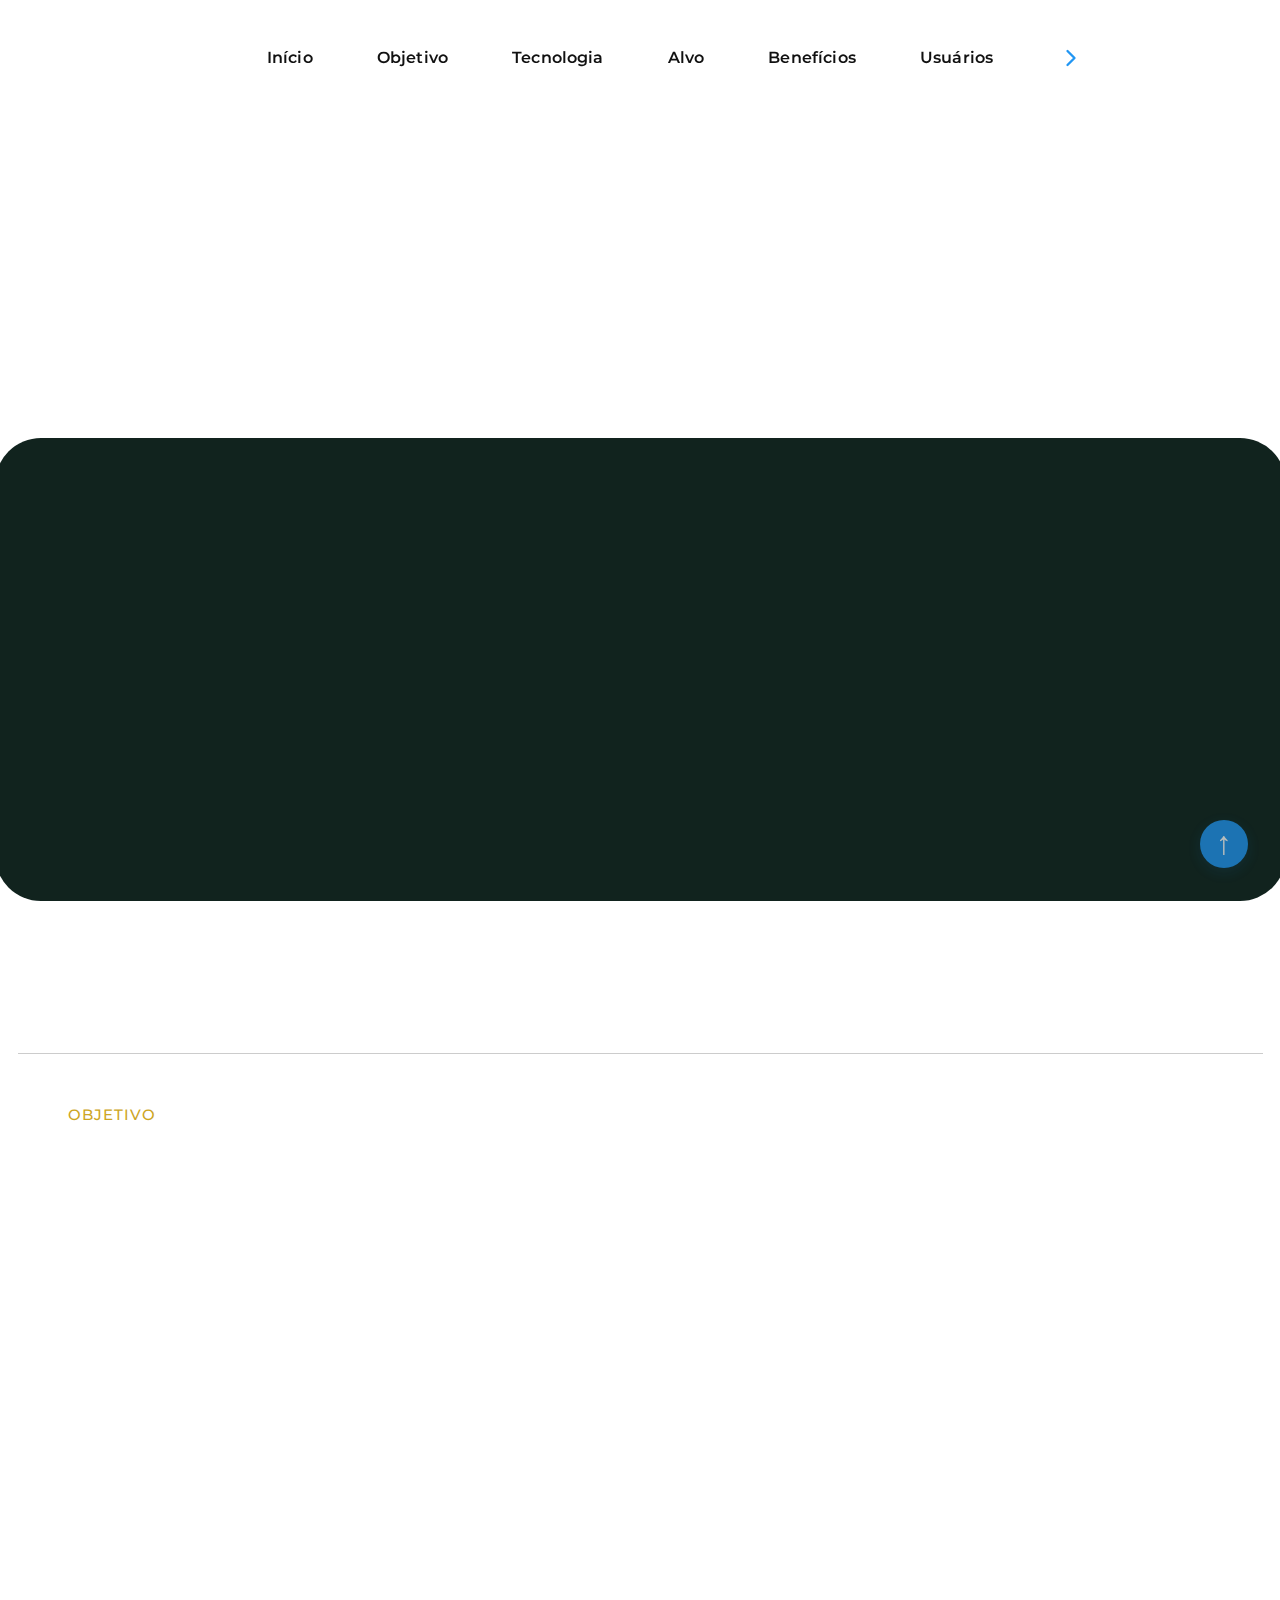
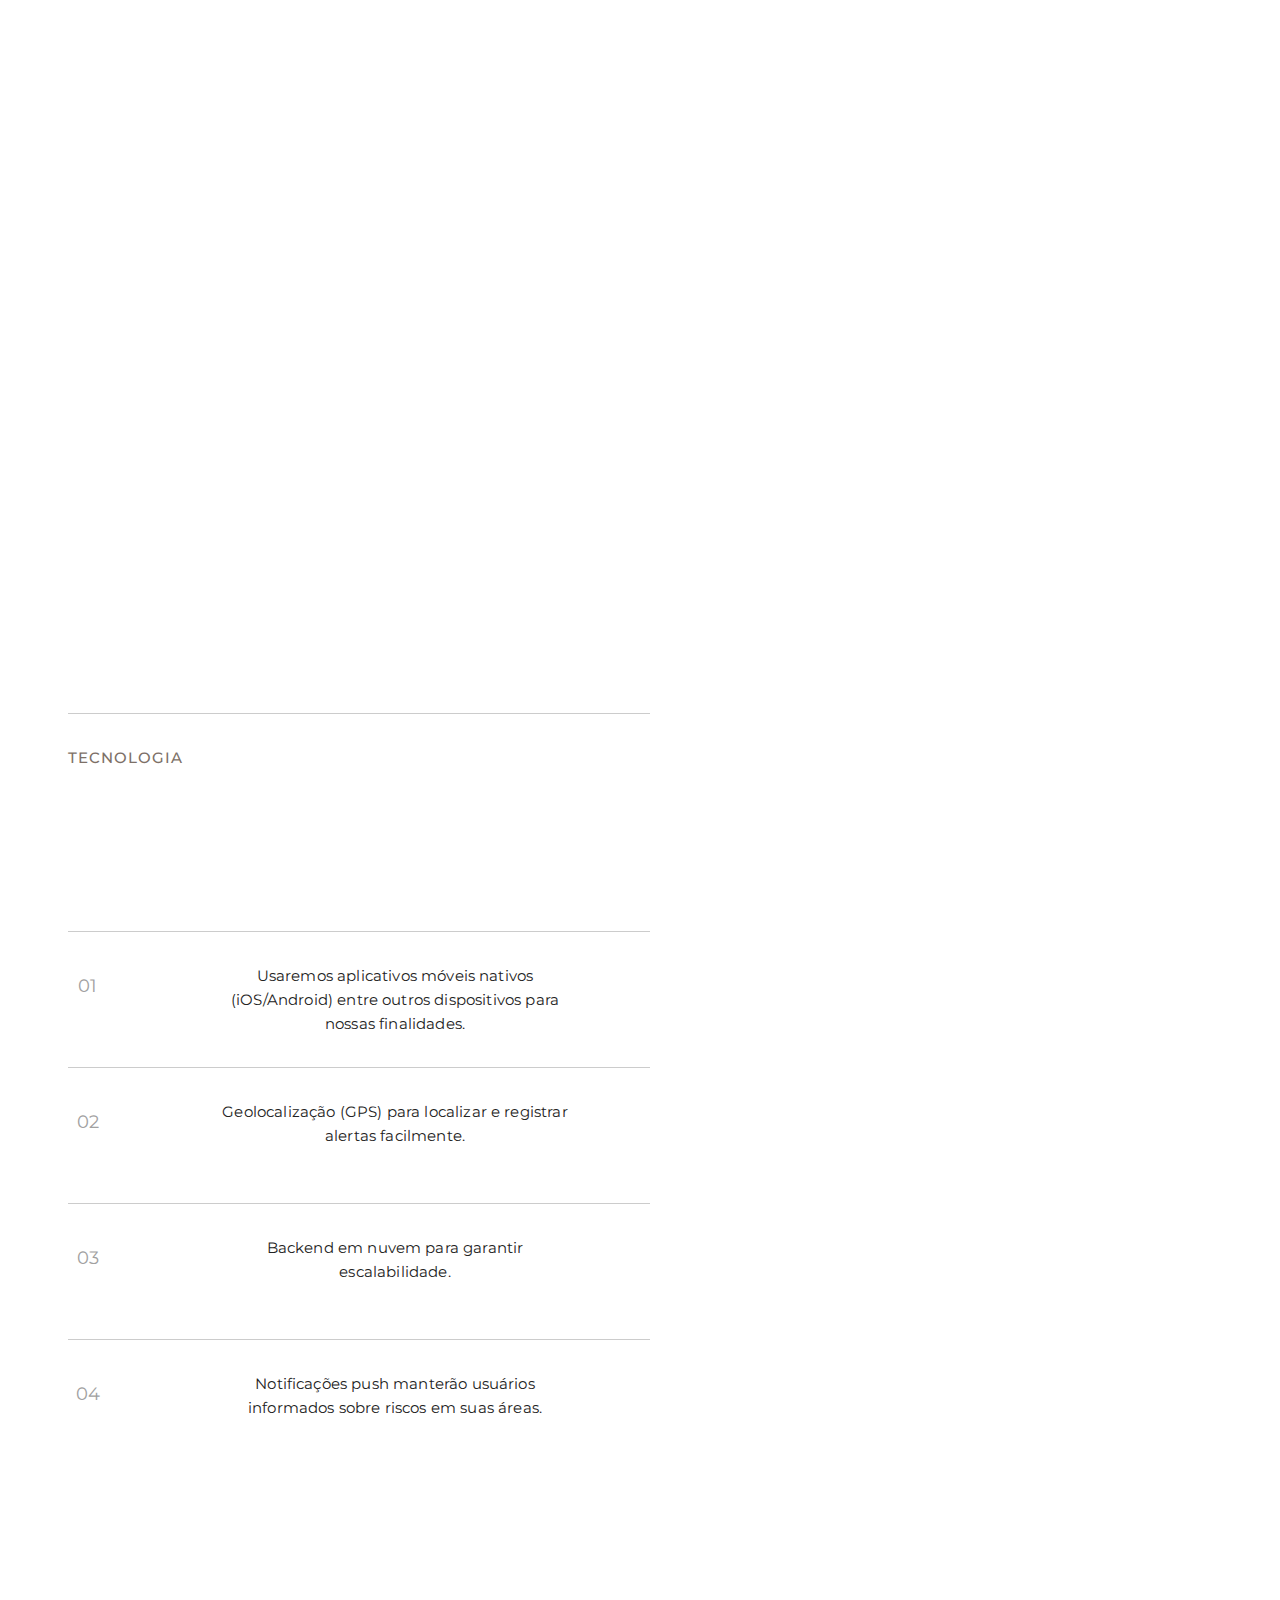
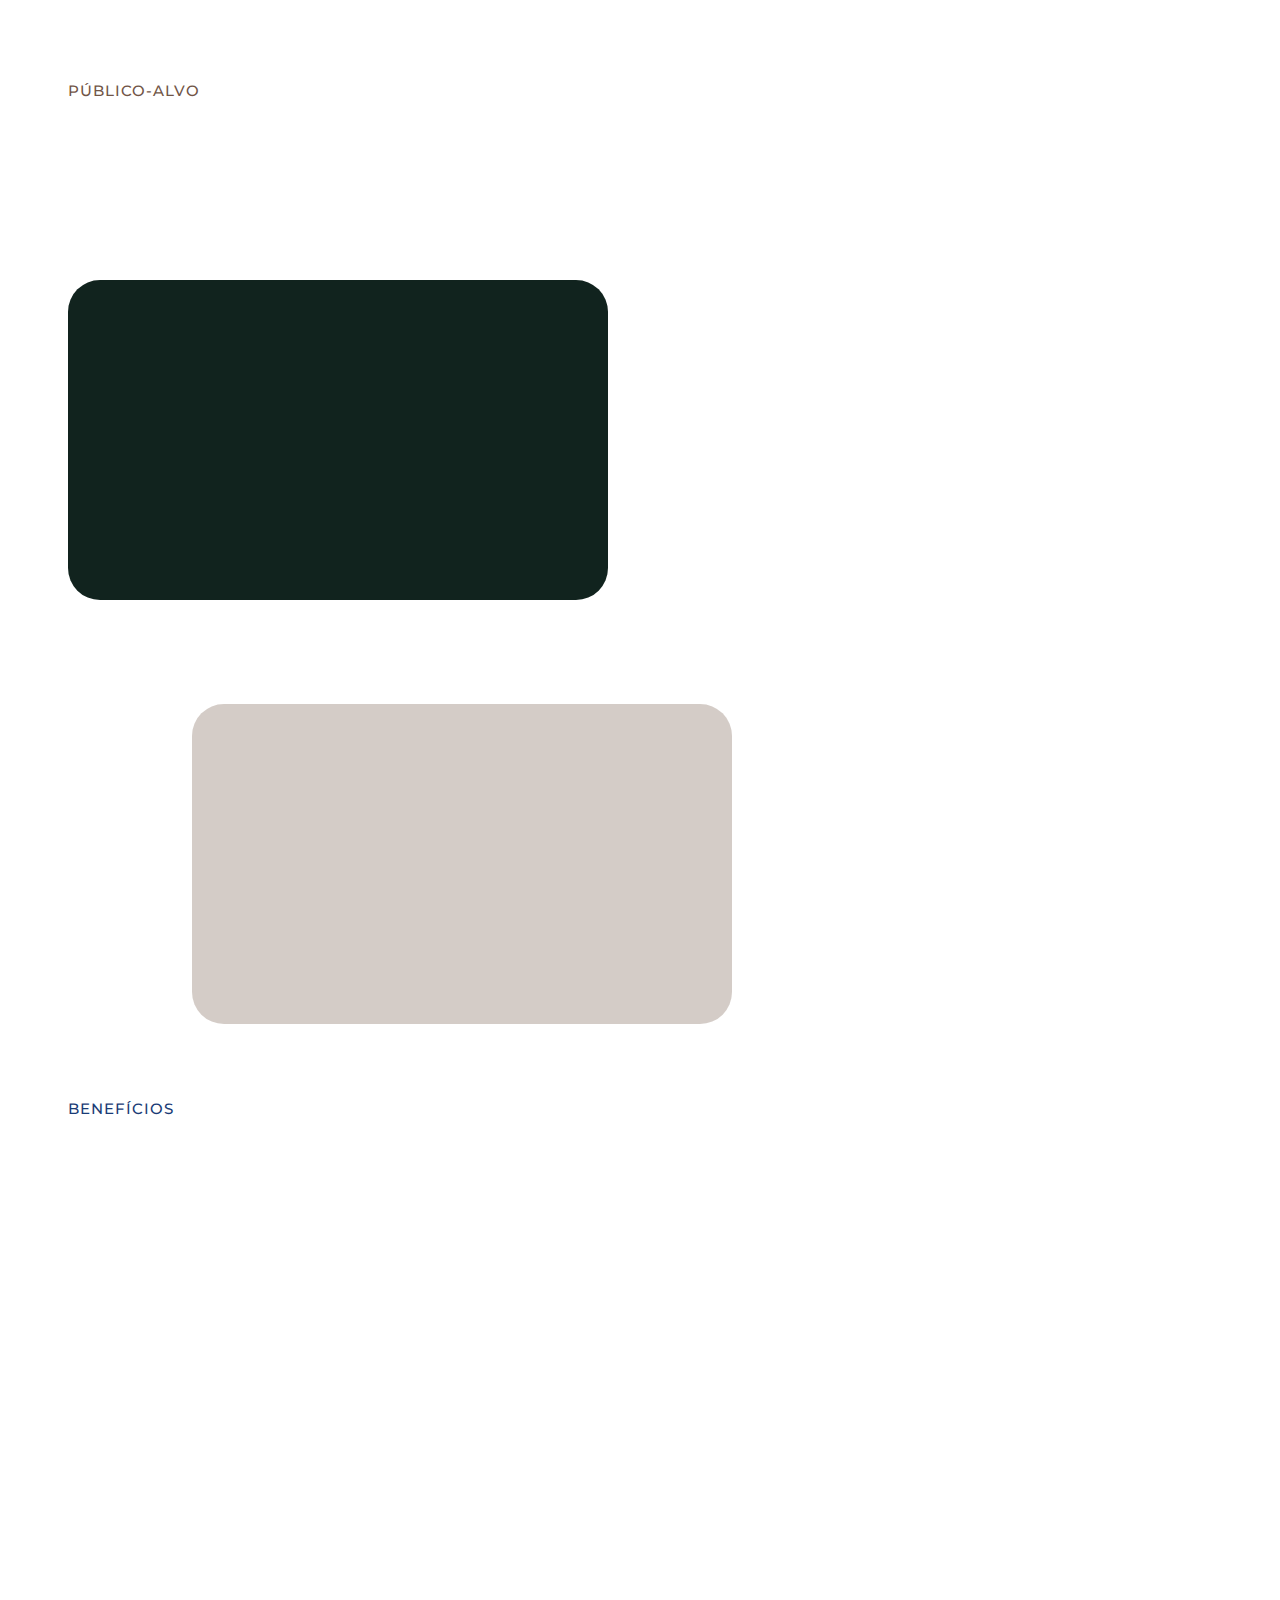
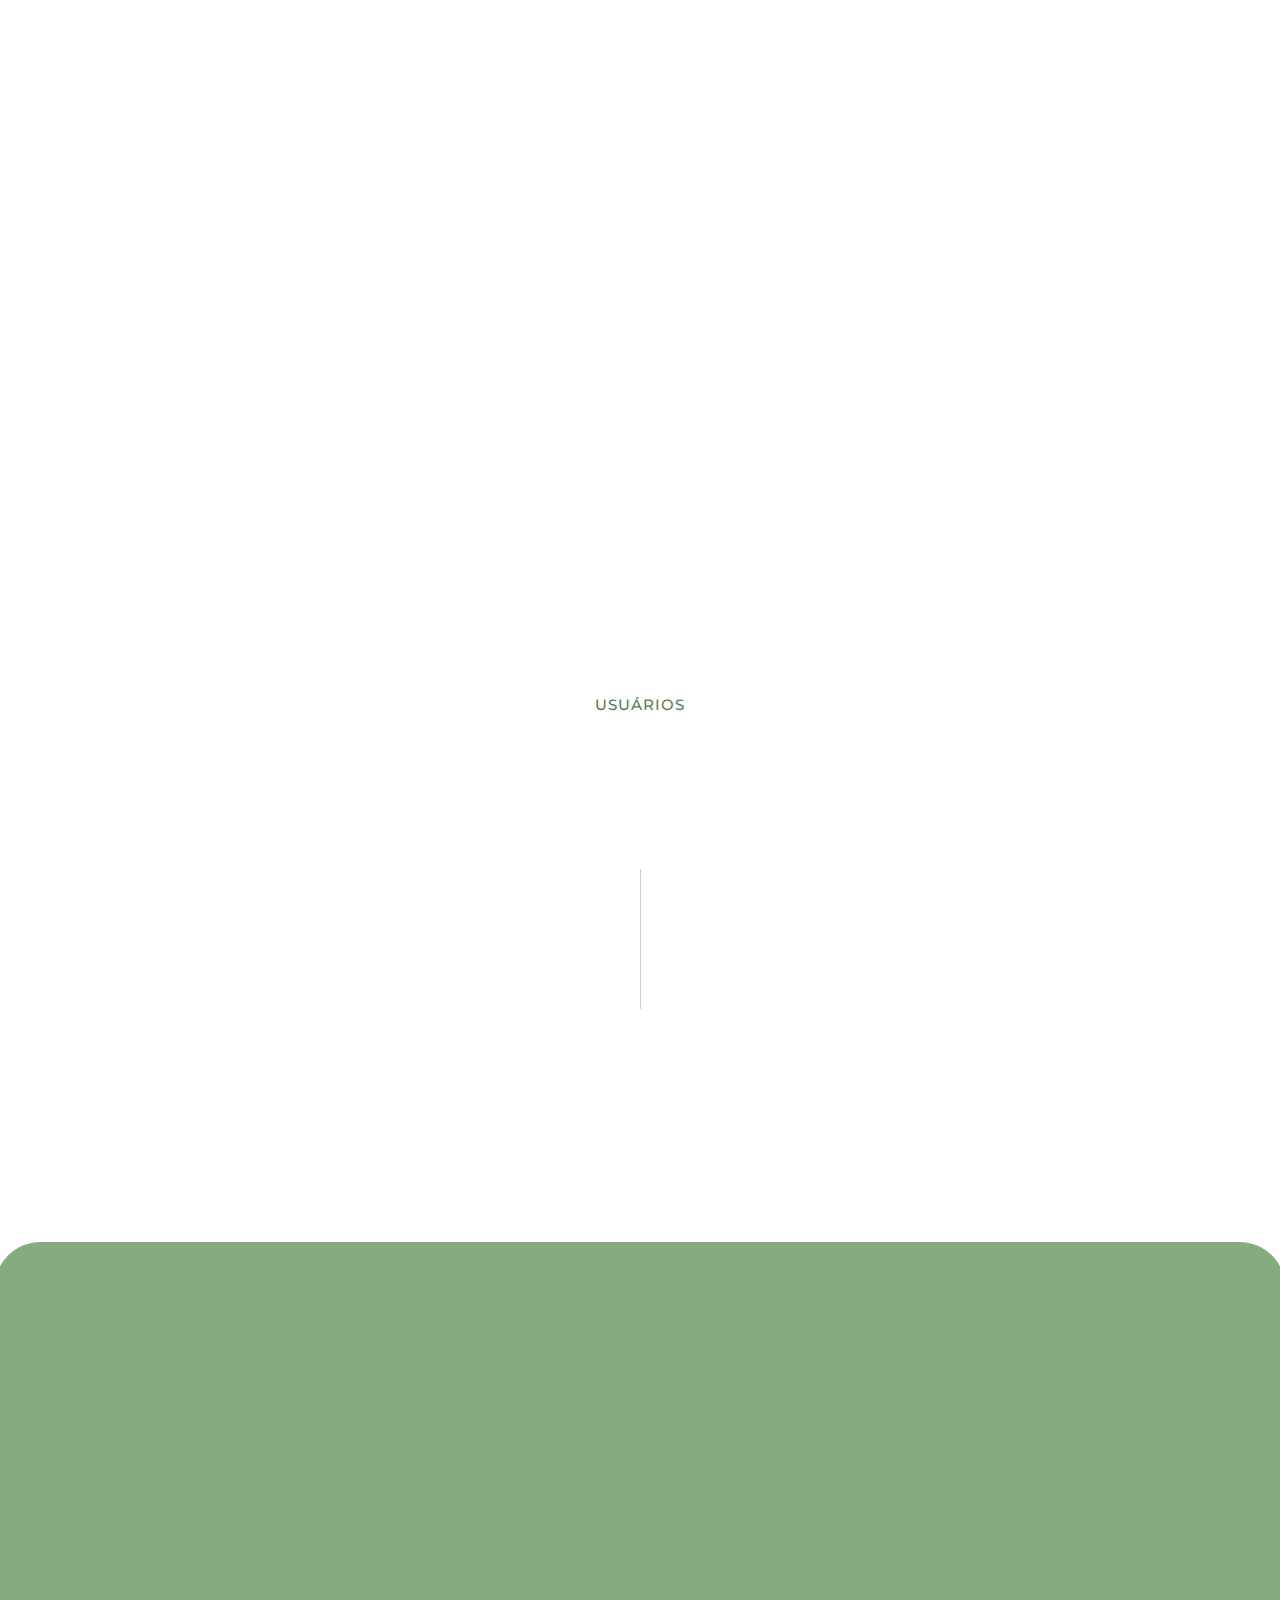
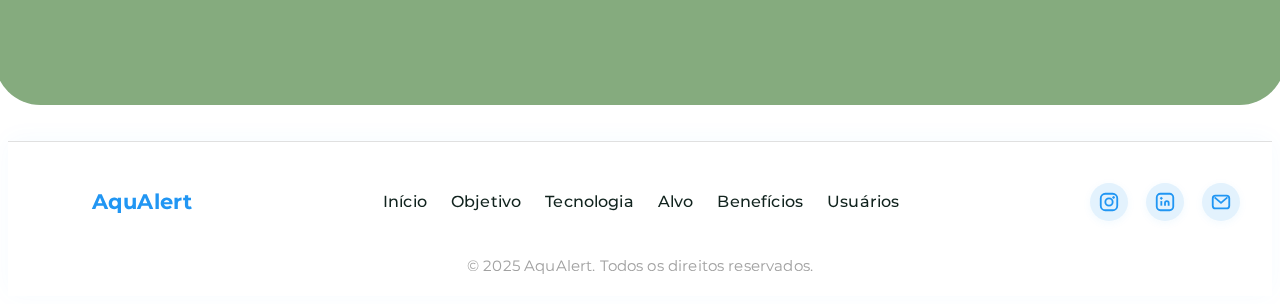
<file: index.html>
<!DOCTYPE html>
<html lang="pt-br">
<head>
    <meta charset="UTF-8">
    <meta name="viewport" content="width=device-width, initial-scale=1.0">
    <title>Document</title>
    <link rel="stylesheet" href="src/css/style.css">
    <link rel="preconnect" href="https://fonts.googleapis.com">
    <link rel="preconnect" href="https://fonts.gstatic.com" crossorigin>
    <link href="https://fonts.googleapis.com/css2?family=Montserrat:ital,wght@0,100..900;1,100..900&display=swap" rel="stylesheet">

</head>
<body>
<header id="header">
  <nav>
    <ul>
      <li class="logo">
        <img src="src/assets/images/logo.png" alt="Logo" />
      </li>
      <li><a href="index.html#hero">Início</a></li>
      <li><a href="index.html#objetivo">Objetivo</a></li>
      <li><a href="index.html#tecnologia">Tecnologia</a></li>
      <li><a href="index.html#publico-alvo">Alvo</a></li>
      <li><a href="index.html#beneficios">Benefícios</a></li>
      <li><a href="index.html#usuarios">Usuários</a></li>
      <!-- Ícone de seta para a nova página -->
      <li class="go-extras">
        <a href="src/Pages/extras.html" title="Ir para funcionalidades extras" aria-label="Funcionalidades Extras">
          <svg width="28" height="28" fill="none" viewBox="0 0 24 24">
            <path d="M9 18l6-6-6-6" stroke="#2196f3" stroke-width="2" stroke-linecap="round" stroke-linejoin="round"/>
          </svg>
        </a>
      </li>
    </ul>
  </nav>
</header>

    <main class ="main">

        <section class="hero" id="hero">
            <div class="hero-tittle">
                <h1>AquAlert</h1>
            </div>
            <div class="hero-image">
                <img src="src/assets/images/pexels-bridgidj-31504303.jpg" alt="Imagem de Fundo" class="hero-bg"> 
                <div class="background"></div>
            </div>
            <div class="efeito">
                <p>Com AquAlert, a água volta a ser só alegria.</p>
            </div>              
            <div class ="paragrafos">
                <div>
                    <h1 class="topico1">PROBLEMA</h1>
                    <p class="paragrafo1">Quando a água sobe, a angústia também. Informação rápida e local pode mudar tudo para famílias brasileiras.</p>
                </div>
                <div>
                    <h1 class="topico1">SOLUÇÃO</h1>
                    <p class="paragrafo1">Juntos, podemos criar uma rede de ajuda. Uma ferramenta ágil que conecta vizinhos e salva vidas.</p>
                </div>
            </div>           
            <div class="line"></div>
        </section>
        



        <section class="objetivo" id="objetivo">
            <div class="objetivo-header">
                <span class="objetivo-label">OBJETIVO</span>
                <h2 class="objetivo-titulo">CONECTANDO ALERTAS, PROTEGENDO VIDAS.</h2>
                <p class="objetivo-frase">Felicidade é água sob controle. AquAlert informa você.</p>
            </div>
            <div class="objetivo-linhas">
                <div class="topico-linha"></div>
                <div class="topico-linha"></div>
            </div>
            <div class="objetivo-topicos">
                <div class="topico">
                <span class="topico-icone">
                    <img src="src/assets/images/worlwide.png" alt="Ícone 1" />
                </span>
                <div class="topico-texto">
                    <h3>OBJETIVOS</h3>
                    <p>Reduzir os impactos negativos das enchentes através de alertas rápidos e precisos, gerados pela própria comunidade.</p>
                </div>
                </div>
                <div class="topico">
                <span class="topico-icone">
                    <img src="src/assets/images/user.png" alt="Ícone 2" />
                </span>
                <div class="topico-texto">
                    <h3>RESULTADOS</h3>
                    <p>Empoderar cidadãos, criar uma rede colaborativa de monitoramento e auxiliar autoridades na resposta a emergências.</p>
                </div>
                </div>
            </div>
            <div class="objetivo-imagem">
                <img
                src="src/assets/images/children-5833719_1920.jpg"
                alt="Crianças de bicicleta"
                />
            </div>
        </section>


      <section class="tecnologia" id="tecnologia">
        <div class="tecnologia-col-esquerda">
          <div class="tecnologia-linha"></div>
          <div class="tecnologia-header">
            <span class="tecnologia-label">Tecnologia</span>
            <h2 class="tecnologia-titulo">TECNOLOGIA A SERVIÇO DA SUA PROTEÇÃO.</h2>
            <p class="tecnologia-frase">
              AquaAlert: Água segura, vida feliz.
            </p>
          </div>
          <div class="tecnologia-linha"></div>
          <div class="tecnologia-lista">
            <div class="tecnologia-item">
              <div class="tecnologia-numero">01</div>
              <div class="tecnologia-texto">
                Usaremos aplicativos móveis nativos (iOS/Android) entre outros dispositivos para nossas finalidades.
              </div>
            </div>
            <div class="tecnologia-item">
              <div class="tecnologia-numero">02</div>
              <div class="tecnologia-texto">
                Geolocalização (GPS) para localizar e registrar alertas facilmente.
              </div>
            </div>
            <div class="tecnologia-item">
              <div class="tecnologia-numero">03</div>
              <div class="tecnologia-texto">
                Backend em nuvem para garantir escalabilidade.
              </div>
            </div>
            <div class="tecnologia-item">
              <div class="tecnologia-numero">04</div>
              <div class="tecnologia-texto">
                Notificações push manterão usuários informados sobre riscos em suas áreas.
              </div>
            </div>
          </div>
        </div>
        <div class="tecnologia-col-direita">
          <img
            src="src/assets/images/pexels-cottonbro-6963590.jpg"
            alt="Pessoa usando celular"
            class="tecnologia-imagem"
          />
        </div>
      </section>


      <section class="publico-alvo" id="publico-alvo">
        <div class="publico-alvo-linha"></div>
        <div class="publico-alvo-header">
          <span class="publico-alvo-label">Público-Alvo</span>
          <h2 class="publico-alvo-titulo">NÃO ESPERE A ÁGUA CHEGAR. ANTECIPE-SE.</h2>
          <p class="publico-alvo-frase">
            AquaAlert: Para que a água traga apenas felicidade, não preocupação.
          </p>
        </div>
        <div class="publico-alvo-linha"></div>

        <div class="publico-alvo-blocos">
          <div class="publico-alvo-bloco">
            <div class="publico-alvo-imagem-container">
              <div class="publico-alvo-bg publico-alvo-bg-azul"></div>
              <img src="src/assets/images/iqro-rinaldi-jE_XQeC788s-unsplash.jpg" alt="Enchente em área urbana" />
            </div>
            <div class="publico-alvo-texto">
              <h3>ALVO</h3>
              <p>
                Moradores de áreas de risco, motoristas, pedestres e qualquer cidadão que precise se deslocar em áreas urbanas.
              </p>
            </div>
          </div>

          <div class="publico-alvo-bloco invertido">
            <div class="publico-alvo-texto">
              <h3>APOIO</h3>
              <p>
                Órgãos públicos como Defesa Civil e bombeiros, que usarão os dados para ações preventivas e emergenciais.
              </p>
            </div>
            <div class="publico-alvo-imagem-container">
              <div class="publico-alvo-bg publico-alvo-bg-dourado"></div>
              <img src="src/assets/images/misbahul-aulia-38CTbydRZXI-unsplash.jpg" alt="Pessoas em rua alagada" />
            </div>
          </div>
        </div>
      </section>

      <section class="beneficios" id="beneficios">
        <div class="beneficios-linha"></div>
        <div class="beneficios-header">
          <span class="beneficios-label">Benefícios</span>
          <h2 class="beneficios-titulo">ENCHENTES? A GENTE AVISA ANTES.</h2>
          <p class="beneficios-frase">
            Com AquaAlert, a água volta a ser só alegria.
          </p>
        </div>
        <div class="beneficios-linha"></div>

        <div class="beneficios-topicos">
          <div class="beneficios-topico beneficios-topico-direita">
            <h3>FINS</h3>
            <p>
              Maior segurança pessoal e patrimonial. Informação em tempo real para tomada de decisão rápida e segura.
            </p>
          </div>
        </div>

        <div class="beneficios-imagem-container">
          <img src="src/assets/images/pexels-rebecca-zaal-252062-764681.jpg" alt="Crianças felizes"/>
        </div>

        <div class="beneficios-topicos">
          <div class="beneficios-topico beneficios-topico-esquerda">
            <h3>CONTRIBUIÇÕES</h3>
            <p>
              Redução de danos materiais, otimização de rotas e fortalecimento da resiliência comunitária frente aos desastres climáticos.
            </p>
          </div>
        </div>

      </section>

      <section class="usuarios" id="usuarios">
        <div class="usuarios-linha"></div>
        <div class="usuarios-header">
          <span class="usuarios-label">Usuários</span>
          <h2 class="usuarios-titulo">FAÇA PARTE DA REDE DE SEGURANÇA AquAlert.</h2>
          <p class="usuarios-frase">
            Felicidade é água sob controle. AquAlert informa você.
          </p>
        </div>
        <div class="usuarios-linha"></div>

        <div class="usuarios-topicos-container">
          <div class="usuarios-topico">
            <h3>FUNÇÃO</h3>
            <p>
              Avisará sobre riscos em rotas ou áreas de interesse, permitindo desvios e planejamento seguro de deslocamentos.
            </p>
          </div>
          <div class="usuarios-divisor"></div>
          <div class="usuarios-topico">
            <h3>TÓPICO</h3>
            <p>
              Permitirá que usuários contribuam ativamente para a segurança de sua comunidade, reportando alagamentos de forma simples.
            </p>
          </div>
        </div>

        <div class="usuarios-imagem-wrapper">
          <div class="usuarios-imagem-bg"></div>
          <img
            src="src/assets/images/pexels-rico-14259576.jpg"
            alt="Pessoas nadando"
            class="usuarios-imagem"
          />
      <p class="usuarios-legenda">AquaAlert: Água segura, vida feliz.</p>
        </div>
      </section>
          </main>

          <a href="#hero" class="back-to-top" title="Voltar ao topo">↑</a>

          <script>
        window.addEventListener('scroll', function () {
          const header = document.getElementById('header');
          if (window.scrollY > 60) {
            header.classList.add('sticky');
          } else {
            header.classList.remove('sticky');
          }
        });
      </script>

      <footer class="footer">
        <div class="footer-content">
          <div class="footer-logo">
            <img src="src/assets/images/logo.png" alt="Logo AquaAlert" />
            <span>AquAlert</span>
          </div>
          <nav class="footer-nav">
            <a href="#hero">Início</a>
            <a href="#objetivo">Objetivo</a>
            <a href="#tecnologia">Tecnologia</a>
            <a href="#publico-alvo">Alvo</a>
            <a href="#beneficios">Benefícios</a>
            <a href="#usuarios">Usuários</a>
          </nav>
          <div class="footer-social">
            <a href="#" title="Instagram" aria-label="Instagram">

              <svg width="22" height="22" fill="none" viewBox="0 0 24 24"><rect width="18" height="18" x="3" y="3" rx="5" stroke="#2196f3" stroke-width="2"/><circle cx="12" cy="12" r="4" stroke="#2196f3" stroke-width="2"/><circle cx="17" cy="7" r="1" fill="#2196f3"/></svg>
            </a>
            <a href="#" title="LinkedIn" aria-label="LinkedIn">

              <svg width="22" height="22" fill="none" viewBox="0 0 24 24"><rect width="18" height="18" x="3" y="3" rx="4" stroke="#2196f3" stroke-width="2"/><path stroke="#2196f3" stroke-width="2" d="M8 11v5"/><circle cx="8" cy="8" r="1" fill="#2196f3"/><path stroke="#2196f3" stroke-width="2" d="M12 16v-3a2 2 0 1 1 4 0v3"/></svg>
            </a>
            <a href="#" title="Email" aria-label="Email">

              <svg width="22" height="22" fill="none" viewBox="0 0 24 24"><rect width="18" height="14" x="3" y="5" rx="3" stroke="#2196f3" stroke-width="2"/><path stroke="#2196f3" stroke-width="2" d="m5 7 7 6 7-6"/></svg>
            </a>
          </div>
        </div>
        <div class="footer-copy">
          © 2025 AquAlert. Todos os direitos reservados.
        </div>
      </footer>

  </body>
  </html>

<style>
</file>
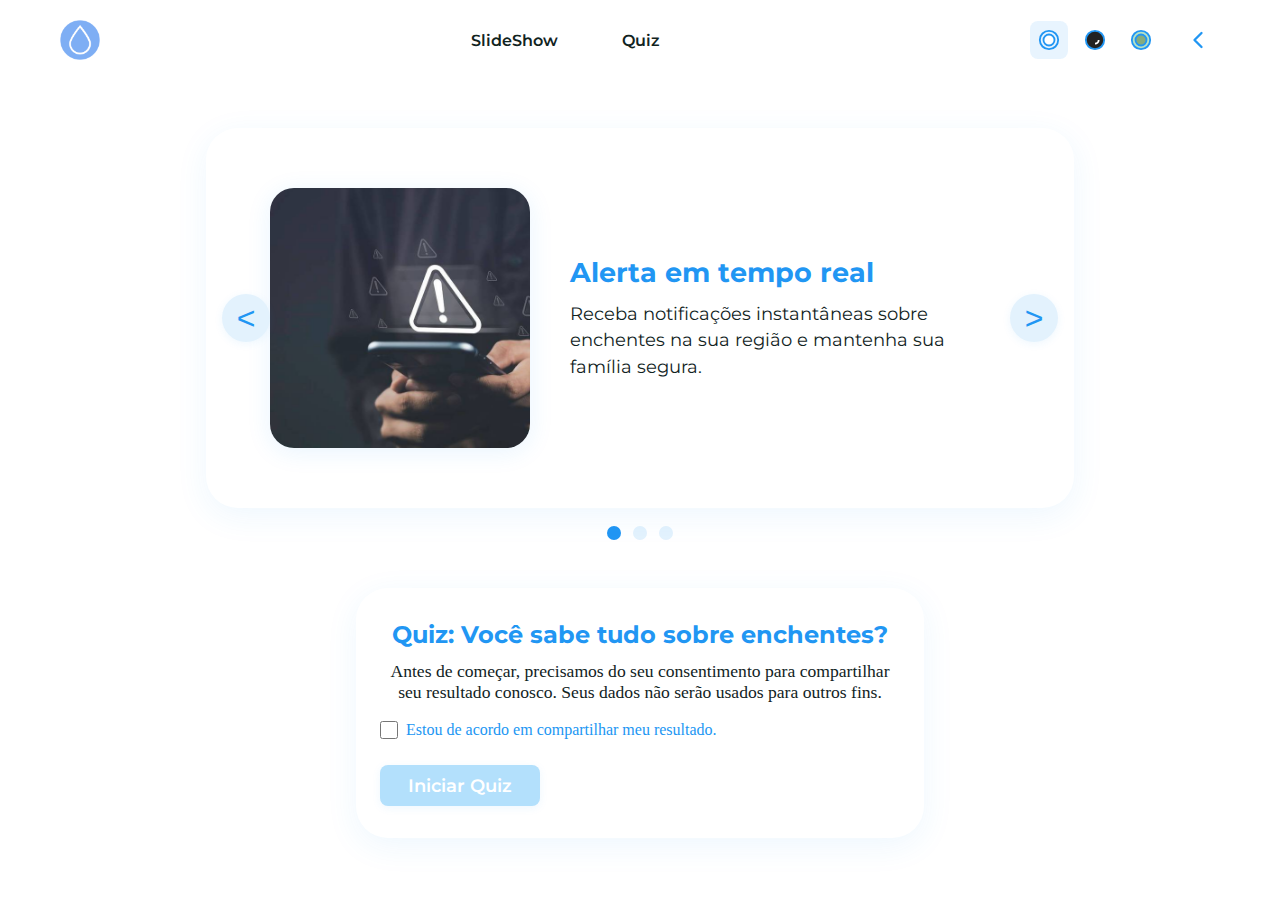
<file: src/Pages/extras.html>
<!DOCTYPE html>
<html lang="pt-br">
<head>
  <meta charset="UTF-8">
  <meta name="viewport" content="width=device-width, initial-scale=1.0">
  <title>Formulário</title>
  <link rel="stylesheet" href="../css/extras.css">
  <link rel="preconnect" href="https://fonts.googleapis.com">
  <link rel="preconnect" href="https://fonts.gstatic.com" crossorigin>
  <link href="https://fonts.googleapis.com/css2?family=Montserrat:ital,wght@0,100..900;1,100..900&display=swap" rel="stylesheet">
</head>
<body class="theme-default">
  <header id="header">
    <nav class="nav-container">
      <!-- Logo -->
      <div class="logo">
        <img src="../assets/images/logo.png" alt="Logo" />
      </div>

      <!-- 0 Menu Desktop 0 -->
      <ul class="nav-menu">
        <li><a href="#slideshow">SlideShow</a></li>
        <li><a href="#quiz">Quiz</a></li>
      </ul>

      <!-- Controles Desktop -->
      <div class="nav-controls">
        <!-- Theme Switcher -->
        <div class="theme-switcher">
          <button class="theme-btn" data-theme="default" title="Tema Claro">
            <svg width="22" height="22" viewBox="0 0 24 24" fill="none">
              <circle cx="12" cy="12" r="6" fill="#fff" stroke="#2196f3" stroke-width="2"/>
              <circle cx="12" cy="12" r="10" stroke="#2196f3" stroke-width="2" fill="none"/>
            </svg>
          </button>
          <button class="theme-btn" data-theme="dark" title="Modo Escuro">
            <svg width="22" height="22" viewBox="0 0 24 24" fill="none">
              <circle cx="12" cy="12" r="10" stroke="#2196f3" stroke-width="2" fill="#222"/>
              <path d="M16 12a4 4 0 0 1-4 4" stroke="#fff" stroke-width="2" fill="none"/>
            </svg>
          </button>
          <button class="theme-btn" data-theme="jade" title="Jade Pastel">
            <svg width="22" height="22" viewBox="0 0 24 24" fill="none">
              <circle cx="12" cy="12" r="10" stroke="#2196f3" stroke-width="2" fill="#B5E2C5"/>
              <circle cx="12" cy="12" r="6" fill="#85AB7E" stroke="#2196f3" stroke-width="2"/>
            </svg>
          </button>
        </div>

        <!-- Back Button -->
        <a href="../../index.html" class="back-btn" title="Voltar">
          <svg width="28" height="28" fill="none" viewBox="0 0 24 24">
            <path d="M15 18l-6-6 6-6" stroke="#2196f3" stroke-width="2" stroke-linecap="round" stroke-linejoin="round"/>
          </svg>
        </a>
      </div>

      <!-- Hamburger Button -->
      <button class="hamburger" id="hamburgerBtn">
        <span></span>
        <span></span>
        <span></span>
      </button>
    </nav>
  </header>

  <!-- Mobile Menu -->
  <div class="mobile-menu" id="mobileMenu">
    <div class="mobile-menu-content">
      <button class="close-btn" id="closeBtn">&times;</button>
      
      <nav class="mobile-nav">
        <a href="#slideshow">SlideShow</a>
        <a href="#quiz">Quiz</a>
        
        <div class="mobile-theme-switcher">
          <span>Temas:</span>
          <div class="mobile-theme-buttons">
            <button class="theme-btn" data-theme="default" title="Tema Claro">
              <svg width="20" height="20" viewBox="0 0 24 24" fill="none">
                <circle cx="12" cy="12" r="6" fill="#fff" stroke="#2196f3" stroke-width="2"/>
                <circle cx="12" cy="12" r="10" stroke="#2196f3" stroke-width="2" fill="none"/>
              </svg>
            </button>
            <button class="theme-btn" data-theme="dark" title="Modo Escuro">
              <svg width="20" height="20" viewBox="0 0 24 24" fill="none">
                <circle cx="12" cy="12" r="10" stroke="#2196f3" stroke-width="2" fill="#222"/>
                <path d="M16 12a4 4 0 0 1-4 4" stroke="#fff" stroke-width="2" fill="none"/>
              </svg>
            </button>
            <button class="theme-btn" data-theme="jade" title="Jade Pastel">
              <svg width="20" height="20" viewBox="0 0 24 24" fill="none">
                <circle cx="12" cy="12" r="10" stroke="#2196f3" stroke-width="2" fill="#B5E2C5"/>
                <circle cx="12" cy="12" r="6" fill="#85AB7E" stroke="#2196f3" stroke-width="2"/>
              </svg>
            </button>
          </div>
        </div>
        
        <a href="../../index.html" class="back-link">
          <svg width="24" height="24" fill="none" viewBox="0 0 24 24">
            <path d="M15 18l-6-6 6-6" stroke="#2196f3" stroke-width="2" stroke-linecap="round" stroke-linejoin="round"/>
          </svg>
          Voltar
        </a>
      </nav>
    </div>
  </div>

  <!-- Conteúdo da página -->
  <main>
<section class="slideshow" id="slideshow">
  <div class="slideshow-container">
    <button class="slideshow-arrow left" aria-label="Anterior">&lt;</button>
    <div class="slideshow-slide active">
      <img src="../assets/images/extra1.png" alt="Alerta em tempo real" />
      <div class="slideshow-content">
        <h3>Alerta em tempo real</h3>
        <p>Receba notificações instantâneas sobre enchentes na sua região e mantenha sua família segura.</p>
      </div>
    </div>
    <div class="slideshow-slide">
      <img src="../assets/images/extra2.png" alt="Comunidade conectada" />
      <div class="slideshow-content">
        <h3>Comunidade conectada</h3>
        <p>Compartilhe informações e ajude vizinhos a se protegerem, criando uma rede colaborativa de segurança.</p>
      </div>
    </div>
    <div class="slideshow-slide">
      <img src="../assets/images/extra3.png" alt="Tecnologia a favor da vida" />
      <div class="slideshow-content">
        <h3>Tecnologia a favor da vida</h3>
        <p>Utilize recursos modernos para monitorar áreas de risco e planejar rotas seguras em dias de chuva.</p>
      </div>
    </div>
    <button class="slideshow-arrow right" aria-label="Próximo">&gt;</button>
  </div>
  <div class="slideshow-dots">
    <button class="dot active" aria-label="Slide 1"></button>
    <button class="dot" aria-label="Slide 2"></button>
    <button class="dot" aria-label="Slide 3"></button>
  </div>
</section>

<section class="quiz-section" id="quiz">
  <div class="quiz-container">
    <!-- Tela de consentimento -->
    <div class="quiz-consent" id="quizConsent">
      <h3>Quiz: Você sabe tudo sobre enchentes?</h3>
      <p>
        Antes de começar, precisamos do seu consentimento para compartilhar seu resultado conosco. Seus dados não serão usados para outros fins.
      </p>
      <label class="quiz-consent-label">
        <input type="checkbox" id="consentCheckbox" />
        Estou de acordo em compartilhar meu resultado.
      </label>
      <button class="quiz-btn" id="startQuizBtn" disabled>Iniciar Quiz</button>
    </div>

    <!-- Quiz em si -->
    <form class="quiz-form" id="quizForm" style="display:none;">
      <div class="quiz-question" id="quizQuestion"></div>
      <div class="quiz-options" id="quizOptions"></div>
      <button type="button" class="quiz-btn" id="nextQuestionBtn" disabled>Próxima</button>
      <div class="quiz-progress" id="quizProgress"></div>
    </form>

    <!-- Resultado -->
    <div class="quiz-result" id="quizResult" style="display:none;">
      <h3>Resultado do Quiz</h3>
      <p id="quizScore"></p>
      <button class="quiz-btn" id="restartQuizBtn">Refazer Quiz</button>
    </div>
  </div>
</section>
  </main>

  <script src="../js/extras.js"></script>
</body>
</html>
</file>
<file: src/css/style.css>
@import "efeitos.css";
body {
  letter-spacing: 0.01em;
  line-height: 1.6;
}

html {
  scroll-behavior: smooth;
}

/* HEADER PADRÃO */
#header {
  position: sticky;
  top: 0;
  width: 100%;
  z-index: 100;
  background: transparent;
  transition: all 0.4s cubic-bezier(0.4, 0, 0.2, 1);
  height: 100px;
  display: flex;
  align-items: center;
  justify-content: center;
}

/* NAV CONTAINER */
#header nav {
  width: 100%;
  display: flex;
  justify-content: center;
  align-items: center;
}

/* UL FLEX */
#header ul {
  display: flex;
  align-items: center;
  gap: 32px;
  list-style: none;
  padding: 0;
  margin: 0;
  background: none;
  box-shadow: none;
  border-radius: 0;
  transition: all 0.4s cubic-bezier(0.4, 0, 0.2, 1);
}

/* LOGO */
.logo {
  display: flex;
  align-items: center;
  gap: 8px;
  transition: opacity 0.4s cubic-bezier(0.4, 0, 0.2, 1);
}

.logo img {
  width: 40px;
  height: 40px;
  object-fit: contain;
  transition: opacity 0.4s cubic-bezier(0.4, 0, 0.2, 1);
}

/* LINKS */
#header ul li a {
  font-family: "Montserrat", sans-serif;
  font-weight: 600;
  color: #111;
  text-decoration: none;
  font-size: 16px;
  padding: 8px 16px;
  border-radius: 8px;
  transition: background 0.2s, color 0.2s;
}

#header ul li a:hover {
  background: #f5f5f5;
  color: #2196f3;
}

/* BOLHA STICKY */
#header.sticky {
  background: transparent;
  height: 80px;
  transition: all 0.4s cubic-bezier(0.4, 0, 0.2, 1);
}

#header.sticky nav {
  justify-content: center;
}

#header.sticky ul {
  background: linear-gradient(180deg, #fff 80%, #eaeaea 100%);
  box-shadow: 0 8px 32px rgba(0,0,0,0.12);
  border-radius: 32px 32px 32px 32px;
  padding: 0 32px;
  gap: 32px;
  min-height: 56px;
  transition: all 0.4s cubic-bezier(0.4, 0, 0.2, 1);
}

/* Some o logo com animação */
#header.sticky .logo {
  opacity: 0;
  pointer-events: none;
  transition: opacity 0.4s cubic-bezier(0.4, 0, 0.2, 1);
}

/* Mostra só os tópicos */
#header.sticky ul > div:not(.logo) {
  display: flex;
  gap: 32px;
}

/* Remove espaçamento lateral do ul */
#header.sticky ul {
  margin: 0;
}


.go-extras a {
  display: flex;
  align-items: center;
  justify-content: center;
  padding: 8px;
  border-radius: 8px;
  transition: background 0.2s;
}

.go-extras a:hover {
  background: #e3f2fd;
}

.hero-tittle {
  display: flex;
  width: 100%; 
  justify-content: center;
  height: 148px; 
  text-align: center; 
  color: #11231E; 
  font-size: 48px; 
  font-family: "Montserrat"; 
  font-weight: 400; 
  word-wrap: break-word
}

.hero-image {
  display: flex;
  justify-content: center;
  padding-top: 5rem
}

.hero-bg {  
  border-radius: 30px 30px 0px 0px;
  width: 866px;
  height: 565px;
}

.background {
  margin-top: 102px;
  z-index: -1;
  position: absolute;
  background-color: #11231E;
  width: 1291px;
  height: 463px;
  border-radius:46px ;
}


.efeito {
  color: #A1A1A1;
  text-align: center;
  font-family: "Montserrat";
  font-size: 16px;
  width: 100%;
  font-style: normal;
  font-weight: 400;
  line-height: normal;
  flex-shrink: 0;
}
.paragrafos {
  
  padding-left: 138px;
  padding-right: 138px;
  display: flex;
  align-items: center;
  justify-content:space-between ;
}

.paragrafos .topico1 {
  color: #000;
  text-align: left;
  font-family: Montserrat;
  font-size: 20px;
  font-style: normal;
  font-weight: 600;
  line-height: normal;
  }

.paragrafos .paragrafo1 {
  max-width: 400px;
  color: #000;
  text-align: left;
  font-family: Montserrat;
  font-size: 14px;
  font-style: normal;
  font-weight: 400;
  line-height: normal;

}

.line {
  height: 1px;
  background: #ccc;
  width: 1245px;
  margin: 0 auto;
}





.objetivo {
  width: 100%;
  padding: 48px 0 0 0;
  background: #fff;
}

.objetivo-header {
  text-align: left;
  padding-left: 60px;
  margin-bottom: 8px;
}

.objetivo-label {
  color: #CDA524;
  font-family: "Montserrat";
  font-size: 15px;
  font-weight: 500;
  letter-spacing: 1px;
  text-transform: uppercase;
}

.objetivo-titulo {
  font-family: "Montserrat";
  font-size: 36px;
  font-weight: 700;
  margin: 8px 0 0 0;
  color: #111;
}

.objetivo-frase {
  color: #a1a1a1;
  font-family: "Montserrat";
  font-size: 16px;
  margin: 4px 0 0 0;
}

/* LINHAS SEPARADAS */
.objetivo-linhas {
  display: flex;
  justify-content: space-between;
  padding: 0 60px;
  margin: 24px 0 32px 0; /* Espaço acima e abaixo das linhas */
  gap: 77px; /* Espaço entre as linhas, ajuste conforme necessário */
}

.topico-linha {
  width: 584px;
  height: 1px;
  background: #ccc;
  border: none;
}

/* TÓPICOS */
.objetivo-topicos {
  display: flex;
  justify-content: space-between;
  align-items: flex-start;
  padding: 0 60px;
  margin-bottom: 32px;
}

.topico {
  display: flex;
  flex-direction: row;
  align-items: center;
  width: 40%;
  gap: 16px; /* Espaço entre ícone e texto */
}

.topico-icone img {
  width: 32px;
  height: 32px;
  display: block;
}

.topico-texto h3 {
  font-family: "Montserrat";
  font-size: 20px;
  font-weight: 600;
  margin: 0 0 8px 0;
  color: #111;
}

.topico-texto p {
  font-family: "Montserrat";
  font-size: 14px;
  color: #222;
  margin: 0;
}

/* IMAGEM */
.objetivo-imagem {
  display: flex;
  justify-content: center;
  margin-top: 32px;
}

.objetivo-imagem img {
  border-radius: 53px;
  width: 1245px;
  height: 830px;
  object-fit: cover;
  box-shadow: 0 4px 24px rgba(0,0,0,0.08);
}





.tecnologia {
  display: flex;
  justify-content: center;
  align-items: flex-start;
  width: 100%;
  gap: 48px;
  padding: 64px 0 0 0; /* Espaço extra acima da section */
  box-sizing: border-box;
}

.tecnologia-col-esquerda {
  flex: 1;
  max-width: 700px;
  display: flex;
  flex-direction: column;
  align-items: stretch;
  padding-left: 60px;
  padding-right: 0;
}

.tecnologia-linha {
  width: 100%;
  height: 1px;
  background: #ccc;
  margin: 0 0 32px 0;
}

/* TITULOS E SUBTITULOS - PADRÃO OBJETIVO */
.tecnologia-header {
  text-align: left;
  margin-bottom: 8px;
  padding-left: 0;
}

.tecnologia-label {
  color: #7D7067;
  font-family: "Montserrat";
  font-size: 15px;
  font-weight: 500;
  letter-spacing: 1px;
  text-transform: uppercase;
  display: block;
  margin-bottom: 0;
}

.tecnologia-titulo {
  font-family: "Montserrat";
  font-size: 36px;
  font-weight: 700;
  margin: 8px 0 0 0;
  color: #111;
  text-align: left;
}

.tecnologia-frase {
  color: #a1a1a1;
  font-family: "Montserrat";
  font-size: 16px;
  margin: 4px 0 0 0;
  font-weight: 400;
  text-align: left;
}

/* LISTA DE ITENS */
.tecnologia-lista {
  display: flex;
  flex-direction: column;
  gap: 32px;
  margin-top: 0;
}

.tecnologia-item {
  display: flex;
  flex-direction: row;
  align-items: flex-start;
  position: relative;
  min-height: 80px;
  padding-bottom: 24px;
}

.tecnologia-item:not(:last-child)::after {
  content: "";
  position: absolute;
  left: 0;
  bottom: 0;
  width: 100%;
  border-bottom: 1px solid #ccc;
}

.tecnologia-numero {
  font-family: "Montserrat";
  font-size: 18px;
  font-weight: 400;
  color: #a1a1a1;
  min-width: 40px;
  text-align: center;
  margin-right: 32px;
  margin-top: 8px;
}

.tecnologia-texto {
  font-family: "Montserrat";
  font-size: 15px;
  color: #222;
  text-align: center;
  max-width: 350px;
  margin: 0 auto;
}

.tecnologia-col-direita {
  display: flex;
  align-items: flex-start;
  justify-content: flex-end;
  min-width: 574px;
  /* Espaço extra acima da imagem para não colar na section anterior */
  margin-top: 32px;
}

.tecnologia-imagem {
  width: 574px;
  height: 861px;
  object-fit: cover;
  border-radius: 36px;
  box-shadow: 0 4px 24px rgba(0,0,0,0.08);
  background: #eee;
  display: block;
}



.publico-alvo {
  width: 100%;
  background: #fff;
  margin-top: 48px;
}

.publico-alvo-linha {
  width: 90%;
  height: 1px;
  background: #ccc;
  margin: 0 auto 24px auto;
}

.publico-alvo-header {
  text-align: left;
  padding-left: 60px;
  margin-bottom: 8px;
}

.publico-alvo-label {
  color: #715547;
  font-family: "Montserrat";
  font-size: 15px;
  font-weight: 500;
  letter-spacing: 1px;
  text-transform: uppercase;
  display: block;
}

.publico-alvo-titulo {
  font-family: "Montserrat";
  font-size: 36px;
  font-weight: 700;
  margin: 8px 0 0 0;
  color: #111;
}

.publico-alvo-frase {
  color: #a1a1a1;
  font-family: "Montserrat";
  font-size: 16px;
  margin: 4px 0 0 0;
}

.publico-alvo-blocos {
  display: flex;
  flex-direction: column;
  gap: 64px;
  margin-top: 32px;
  margin-bottom: 32px;
}

.publico-alvo-bloco {
  display: flex;
  flex-direction: row;
  align-items: center;
  justify-content: flex-start;
  gap: 48px;
  padding: 0 60px;
}

.publico-alvo-bloco.invertido {
  flex-direction: row-reverse;
}

.publico-alvo-imagem-container {
  position: relative;
  width: 540px;
  height: 360px;
  display: flex;
  align-items: flex-end;
  justify-content: flex-start;
}

.publico-alvo-bg {
  position: absolute;
  width: 540px;
  height: 320px;
  border-radius: 32px;
  top: 40px;
  left: 0;
  z-index: 1;
}

.publico-alvo-bg-azul {
  background: #11231E;
}

.publico-alvo-bg-dourado {
  background: #715547;
  opacity: 0.3;
}

.publico-alvo-imagem-container img {
  position: relative;
  width: 540px;
  height: 320px;
  border-radius: 24px;
  object-fit: cover;
  z-index: 2;
  background: #fff;
}

.publico-alvo-texto {
  flex: 1;
  display: flex;
  flex-direction: column;
  align-items: flex-start;
  justify-content: center;
  min-width: 280px;
  max-width: 400px;
  margin-left: 32px;
  margin-right: 32px;
}

.publico-alvo-bloco.invertido .publico-alvo-texto {
  margin-left: 0;
  margin-right: 32px;
  align-items: flex-end;
  text-align: right;
}

.publico-alvo-texto h3 {
  font-family: "Montserrat";
  font-size: 20px;
  font-weight: 600;
  margin: 0 0 8px 0;
  color: #111;
}

.publico-alvo-texto p {
  font-family: "Montserrat";
  font-size: 14px;
  color: #a1a1a1;
  margin: 0;
  line-height: 1.4;
}


.beneficios {
  width: 100%;
  background: #fff;
  margin-top: 48px;
}

.beneficios-linha {
  width: 90%;
  height: 1px;
  background: #ccc;
  margin: 0 auto 24px auto;
}

.beneficios-header {
  text-align: left;
  padding-left: 60px;
  margin-bottom: 8px;
}

.beneficios-label {
  color: #1A3B76;
  font-family: "Montserrat";
  font-size: 15px;
  font-weight: 500;
  letter-spacing: 1px;
  text-transform: uppercase;
  display: block;
}

.beneficios-titulo {
  font-family: "Montserrat";
  font-size: 36px;
  font-weight: 700;
  margin: 8px 0 0 0;
  color: #111;
}

.beneficios-frase {
  color: #a1a1a1;
  font-family: "Montserrat";
  font-size: 16px;
  margin: 4px 0 0 0;
}

.beneficios-topicos {
  display: flex;
  justify-content: space-between;
  align-items: flex-start;
  padding: 0 60px;
  margin-bottom: 32px;
}

.beneficios-topico {
  max-width: 340px;
  font-family: "Montserrat";
}

.beneficios-topico h3 {
  font-size: 20px;
  font-weight: 600;
  margin: 0 0 8px 0;
  color: #111;
}

.beneficios-topico p {
  font-size: 14px;
  color: #a1a1a1;
  margin: 0;
  line-height: 1.4;
}

.beneficios-topico-direita {
  margin-left: auto;
  text-align: right;
}

.beneficios-topico-esquerda {
  margin-right: auto;
  text-align: left;
}

.beneficios-imagem-container {
  display: flex;
  justify-content: center;
  margin-bottom: 32px;
}

.beneficios-imagem-container img {
  width: 1066px;
  height: 710px;
  object-fit: cover;
  border-radius: 54px;
  box-shadow: 0 4px 24px rgba(0,0,0,0.08);
  background: #fff;
}





.usuarios {
  width: 100%;
  background: #fff;
  margin-top: 48px;
}

.usuarios-linha {
  width: 90%;
  height: 1px;
  background: #ccc;
  margin: 0 auto 24px auto;
}

.usuarios-header {
  text-align: center;
  margin-bottom: 8px;
}

.usuarios-label {
  color: #547C5A;
  font-family: "Montserrat";
  font-size: 15px;
  font-weight: 500;
  letter-spacing: 1px;
  text-transform: uppercase;
  display: block;
}

.usuarios-titulo {
  font-family: "Montserrat";
  font-size: 36px;
  font-weight: 700;
  margin: 8px 0 0 0;
  color: #111;
}

.usuarios-frase {
  color: #a1a1a1;
  font-family: "Montserrat";
  font-size: 16px;
  margin: 4px 0 0 0;
}

.usuarios-topicos-container {
  display: flex;
  justify-content: center;
  align-items: flex-start;
  gap: 0;
  position: relative;
  width: 100%;
  max-width: 1100px;
  margin: 48px auto 0 auto;
  min-height: 220px;
}

.usuarios-topico {
  flex: 1;
  max-width: 400px;
  padding: 0 40px;
  display: flex;
  flex-direction: column;
  align-items: center;
  text-align: center;
}

.usuarios-topico h3 {
  font-family: "Montserrat";
  font-size: 20px;
  font-weight: 600;
  margin: 0 0 8px 0;
  color: #111;
}

.usuarios-topico p {
  font-family: "Montserrat";
  font-size: 14px;
  color: #a1a1a1;
  margin: 0;
  line-height: 1.4;
  max-width: 320px;
}

.usuarios-divisor {
  width: 1px;
  background: #ccc;
  height: 140px;
  margin: 0 0;
  align-self: stretch;
}

/* IMAGEM E BORDA */
.usuarios-imagem-wrapper {
  position: relative;
  display: flex;
  justify-content: center;
  align-items: flex-start;
  width: 100%;
  margin-top: 64px;
  margin-bottom: 0;
  min-height: 551px; /* altura da imagem */
}

.usuarios-imagem-bg {
  position: absolute;
  left: 50%;
  top: 88.05px;
  transform: translateX(-50%);
  width: 1291px;
  height: 463px;
  background: #85AB7E;
  border-radius: 46px;
  z-index: 1;
}

.usuarios-imagem {

  position: absolute;
  width: 981px;
  height: 551px;
  object-fit: cover;
  border-radius: 46px 46px 0 0;
  z-index: 2;
  background: #fff;
  display: flex;
}

.usuarios-legenda {
  display: flex;
  text-align: center;
  color: #a1a1a1;
  font-family: "Montserrat";
  font-size: 14px;
  margin-top: 565px;
  margin-bottom: 0;
}



.back-to-top {
  position: fixed;
  right: 32px;
  bottom: 32px;
  background: #2196f3;
  color: #fff;
  font-size: 2rem;
  border-radius: 50%;
  width: 48px;
  height: 48px;
  display: flex;
  align-items: center;
  justify-content: center;
  box-shadow: 0 4px 16px rgba(33,150,243,0.15);
  opacity: 0.7;
  text-decoration: none;
  z-index: 200;
  transition: opacity 0.3s, background 0.3s, transform 0.3s;
}
.back-to-top:hover {
  opacity: 1;
  background: #1769aa;
  transform: scale(1.08);
}



.footer {
  background: rgba(255,255,255,0.85);
  backdrop-filter: blur(6px);
  border-top: 1.5px solid #e0e0e0;
  padding: 40px 0 0 0;
  font-family: "Montserrat", sans-serif;
  color: #11231E;
  box-shadow: 0 -2px 24px rgba(33,150,243,0.04);
}

.footer-content {
  max-width: 1200px;
  margin: 0 auto;
  padding: 0 32px;
  display: flex;
  flex-wrap: wrap;
  align-items: center;
  justify-content: space-between;
  gap: 32px;
}

.footer-logo {
  display: flex;
  align-items: center;
  gap: 12px;
  font-size: 1.3rem;
  font-weight: 700;
  color: #2196f3;
  letter-spacing: 0.02em;
}

.footer-logo img {
  width: 40px;
  height: 40px;
  object-fit: contain;
  filter: drop-shadow(0 2px 8px rgba(33,150,243,0.08));
}

.footer-nav {
  display: flex;
  gap: 24px;
  flex-wrap: wrap;
}

.footer-nav a {
  color: #11231E;
  text-decoration: none;
  font-weight: 500;
  font-size: 1rem;
  transition: color 0.2s;
  position: relative;
}

.footer-nav a:hover {
  color: #2196f3;
}

.footer-nav a::after {
  content: "";
  display: block;
  height: 2px;
  width: 0;
  background: #2196f3;
  transition: width 0.3s;
  position: absolute;
  left: 0;
  bottom: -2px;
  border-radius: 2px;
}

.footer-nav a:hover::after {
  width: 100%;
}

.footer-social {
  display: flex;
  gap: 18px;
}

.footer-social a {
  display: flex;
  align-items: center;
  justify-content: center;
  background: #e3f2fd;
  border-radius: 50%;
  width: 38px;
  height: 38px;
  transition: background 0.2s, box-shadow 0.2s, transform 0.2s;
  box-shadow: 0 2px 8px rgba(33,150,243,0.06);
}

.footer-social a:hover {
  background: #2196f3;
  transform: scale(1.08);
}

.footer-social svg {
  display: block;
  width: 22px;
  height: 22px;
  stroke: #2196f3;
  transition: stroke 0.2s, fill 0.2s;
}

.footer-social a:hover svg {
  stroke: #fff;
  fill: #fff;
}

.footer-copy {
  text-align: center;
  color: #a1a1a1;
  font-size: 0.95rem;
  margin: 32px 0 0 0;
  padding-bottom: 18px;
  letter-spacing: 0.01em;
}
</file>
<file: src/css/extras.css>
/* RESET E VARIÁVEIS */
* {
  margin: 0;
  padding: 0;
  box-sizing: border-box;
}

/* TEMAS */
body.theme-default {
  background: #fff;
  color: #11231E;
  transition: background 0.3s ease, color 0.3s ease;
}

body.theme-dark {
  background: #181c1f;
  color: #f5f5f5;
  transition: background 0.3s ease, color 0.3s ease;
}

body.theme-jade {
  background: #B5E2C5;
  color: #11231E;
  transition: background 0.3s ease, color 0.3s ease;
}

/* HEADER NORMAL */
#header {
  position: sticky;
  top: 0;
  width: 100%;
  height: 80px;
  background: transparent;
  z-index: 1000;
  font-family: "Montserrat", sans-serif;
  transition: all 0.4s cubic-bezier(0.4, 0, 0.2, 1);
}

.nav-container {
  height: 100%;
  max-width: 1200px;
  margin: 0 auto;
  padding: 0 20px;
  display: flex;
  align-items: center;
  justify-content: space-between;
  transition: all 0.4s cubic-bezier(0.4, 0, 0.2, 1);
}

/* HEADER STICKY - EFEITO BOLHA */
#header.sticky {
  background: transparent;
  height: 80px;
}

#header.sticky .nav-container {
  justify-content: center;
  background: linear-gradient(180deg, #fff 80%, #eaeaea 100%);
  box-shadow: 0 8px 32px rgba(0,0,0,0.12);
  border-radius: 32px;
  padding: 0 32px;
  max-width: fit-content;
  min-height: 56px;
  margin: 12px auto;
  gap: 32px;
}

/* Some o logo quando sticky */
#header.sticky .logo {
  opacity: 0;
  pointer-events: none;
  width: 0;
  overflow: hidden;
  transition: all 0.4s cubic-bezier(0.4, 0, 0.2, 1);
}

/* Reorganiza os itens na bolha */
#header.sticky .nav-menu {
  margin: 0;
}

#header.sticky .nav-controls {
  margin: 0;
}

/* TEMAS PARA A BOLHA STICKY */
body.theme-dark #header.sticky .nav-container {
  background: linear-gradient(180deg, #181c1f 80%, #2a3137 100%);
}

body.theme-jade #header.sticky .nav-container {
  background: linear-gradient(180deg, #B5E2C5 80%, #9dd4b0 100%);
}

/* LOGO */
.logo {
  display: flex;
  align-items: center;
  transition: all 0.4s cubic-bezier(0.4, 0, 0.2, 1);
}

.logo img {
  height: 40px;
  width: auto;
  object-fit: contain;
}

/* MENU DESKTOP */
.nav-menu {
  display: flex;
  list-style: none;
  gap: 2rem;
  margin: 0;
  padding: 0;
}

.nav-menu a {
  text-decoration: none;
  color: #11231E;
  font-weight: 600;
  font-size: 16px;
  padding: 8px 16px;
  border-radius: 8px;
  transition: all 0.2s ease;
}

.nav-menu a:hover {
  background: rgba(33, 150, 243, 0.1);
  color: #2196f3;
}

body.theme-dark .nav-menu a {
  color: #f5f5f5;
}

body.theme-jade .nav-menu a {
  color: #11231E;
}

/* CONTROLES DESKTOP */
.nav-controls {
  display: flex;
  align-items: center;
  gap: 1rem;
}

.theme-switcher {
  display: flex;
  gap: 8px;
}

.theme-btn {
  border: none;
  background: none;
  cursor: pointer;
  padding: 8px;
  border-radius: 8px;
  transition: background 0.2s ease;
  display: flex;
  align-items: center;
  justify-content: center;
}

.theme-btn:hover,
.theme-btn.active {
  background: rgba(33, 150, 243, 0.1);
}

.back-btn {
  display: flex;
  align-items: center;
  justify-content: center;
  text-decoration: none;
  padding: 8px;
  border-radius: 8px;
  transition: background 0.2s ease;
}

.back-btn:hover {
  background: rgba(33, 150, 243, 0.1);
}

/* HAMBURGER */
.hamburger {
  display: none;
  flex-direction: column;
  justify-content: center;
  align-items: center;
  width: 40px;
  height: 40px;
  background: none;
  border: none;
  cursor: pointer;
  gap: 4px;
}

.hamburger span {
  display: block;
  width: 25px;
  height: 3px;
  background: #2196f3;
  border-radius: 2px;
  transition: all 0.3s ease;
}

.hamburger.active span:nth-child(1) {
  transform: rotate(45deg) translate(6px, 6px);
}

.hamburger.active span:nth-child(2) {
  opacity: 0;
}

.hamburger.active span:nth-child(3) {
  transform: rotate(-45deg) translate(6px, -6px);
}

/* MENU MOBILE */
.mobile-menu {
  position: fixed;
  top: 0;
  left: 0;
  width: 100%;
  height: 100vh;
  background: rgba(0, 0, 0, 0.8);
  z-index: 2000;
  opacity: 0;
  visibility: hidden;
  transition: all 0.3s ease;
}

.mobile-menu.active {
  opacity: 1;
  visibility: visible;
}

.mobile-menu-content {
  position: absolute;
  top: 0;
  right: 0;
  width: 300px;
  height: 100%;
  background: #fff;
  padding: 2rem;
  transform: translateX(100%);
  transition: transform 0.3s ease;
  overflow-y: auto;
}

body.theme-dark .mobile-menu-content {
  background: #181c1f;
}

body.theme-jade .mobile-menu-content {
  background: #B5E2C5;
}

.mobile-menu.active .mobile-menu-content {
  transform: translateX(0);
}

.close-btn {
  position: absolute;
  top: 1rem;
  right: 1rem;
  background: none;
  border: none;
  font-size: 2rem;
  color: #2196f3;
  cursor: pointer;
  padding: 0.5rem;
  line-height: 1;
}

.mobile-nav {
  margin-top: 3rem;
  display: flex;
  flex-direction: column;
  gap: 1.5rem;
}

.mobile-nav a {
  text-decoration: none;
  color: #11231E;
  font-weight: 600;
  font-size: 1.1rem;
  padding: 12px 16px;
  border-radius: 8px;
  transition: all 0.2s ease;
  display: flex;
  align-items: center;
  gap: 0.5rem;
}

.mobile-nav a:hover {
  background: rgba(33, 150, 243, 0.1);
  color: #2196f3;
}

body.theme-dark .mobile-nav a {
  color: #f5f5f5;
}

body.theme-jade .mobile-nav a {
  color: #11231E;
}

.mobile-theme-switcher {
  padding: 1rem 0;
  border-top: 1px solid rgba(33, 150, 243, 0.2);
  border-bottom: 1px solid rgba(33, 150, 243, 0.2);
}

.mobile-theme-switcher span {
  display: block;
  margin-bottom: 0.5rem;
  font-weight: 600;
  color: #11231E;
}

body.theme-dark .mobile-theme-switcher span {
  color: #f5f5f5;
}

body.theme-jade .mobile-theme-switcher span {
  color: #11231E;
}

.mobile-theme-buttons {
  display: flex;
  gap: 0.5rem;
  justify-content: center;
}

.back-link {
  margin-top: auto;
  padding-top: 2rem !important;
  border-top: 1px solid rgba(33, 150, 243, 0.2);
  justify-content: center !important;
}

/* RESPONSIVIDADE */
@media (max-width: 768px) {
  .nav-menu,
  .nav-controls {
    display: none;
  }
  
  .hamburger {
    display: flex;
  }
  
  .nav-container {
    padding: 0 1rem;
  }
  
  .logo img {
    height: 35px;
  }
  
  #header {
    height: 70px;
  }
  
  /* Esconde a bolha no mobile */
  #header.sticky .nav-container {
    display: none;
  }
}

@media (max-width: 480px) {
  .mobile-menu-content {
    width: 250px;
  }
  
  .nav-container {
    padding: 0 0.75rem;
  }
  
  .logo img {
    height: 30px;
  }
  
  #header {
    height: 60px;
  }
}

.slideshow {
  width: 100%;
  max-width: 900px;
  margin: 48px auto 0 auto;
  padding: 0 16px;
  box-sizing: border-box;
}

.slideshow-container {
  position: relative;
  background: #fff;
  border-radius: 32px;
  box-shadow: 0 8px 32px rgba(33,150,243,0.08);
  overflow: hidden;
  display: flex;
  align-items: center;
  min-height: 380px;
}

.slideshow-slide {
  display: none;
  flex-direction: row;
  align-items: center;
  width: 100%;
  transition: opacity 0.5s;
  opacity: 0;
  position: absolute;
  left: 0;
  top: 0;
  height: 100%;
  padding: 0 64px;
  box-sizing: border-box;
}

.slideshow-slide.active {
  display: flex;
  opacity: 1;
  position: relative;
}

.slideshow-slide img {
  width: 260px;
  height: 260px;
  object-fit: cover;
  border-radius: 24px;
  box-shadow: 0 4px 24px rgba(33,150,243,0.10);
  margin-right: 40px;
  background: #eee;
}

.slideshow-content {
  flex: 1;
  display: flex;
  flex-direction: column;
  justify-content: center;
}

.slideshow-content h3 {
  font-family: "Montserrat", sans-serif;
  font-size: 1.7rem;
  font-weight: 700;
  color: #2196f3;
  margin-bottom: 12px;
}

.slideshow-content p {
  font-family: "Montserrat", sans-serif;
  font-size: 1.1rem;
  color: #11231E;
  line-height: 1.5;
}

.slideshow-arrow {
  position: absolute;
  top: 50%;
  transform: translateY(-50%);
  background: #e3f2fd;
  border: none;
  color: #2196f3;
  font-size: 2rem;
  width: 48px;
  height: 48px;
  border-radius: 50%;
  cursor: pointer;
  z-index: 2;
  transition: background 0.2s, color 0.2s, box-shadow 0.2s;
  box-shadow: 0 2px 8px rgba(33,150,243,0.08);
  display: flex;
  align-items: center;
  justify-content: center;
}

.slideshow-arrow.left {
  left: 16px;
}

.slideshow-arrow.right {
  right: 16px;
}

.slideshow-arrow:hover {
  background: #2196f3;
  color: #fff;
}

.slideshow-dots {
  display: flex;
  justify-content: center;
  gap: 12px;
  margin-top: 18px;
}

.slideshow-dots .dot {
  width: 14px;
  height: 14px;
  border-radius: 50%;
  background: #e3f2fd;
  border: none;
  cursor: pointer;
  transition: background 0.2s;
}

.slideshow-dots .dot.active {
  background: #2196f3;
}

/* Temas */
body.theme-dark .slideshow-container {
  background: #181c1f;
}

body.theme-dark .slideshow-content h3 {
  color: #90caf9;
}

body.theme-dark .slideshow-content p {
  color: #f5f5f5;
}

body.theme-dark .slideshow-arrow {
  background: #222;
  color: #90caf9;
}

body.theme-dark .slideshow-arrow:hover {
  background: #2196f3;
  color: #fff;
}

body.theme-dark .slideshow-dots .dot {
  background: #333;
}

body.theme-dark .slideshow-dots .dot.active {
  background: #90caf9;
}

body.theme-jade .slideshow-container {
  background: #B5E2C5;
}

body.theme-jade .slideshow-content h3 {
  color: #547C5A;
}

body.theme-jade .slideshow-content p {
  color: #11231E;
}

body.theme-jade .slideshow-arrow {
  background: #85AB7E;
  color: #11231E;
}

body.theme-jade .slideshow-arrow:hover {
  background: #2196f3;
  color: #fff;
}

body.theme-jade .slideshow-dots .dot {
  background: #85AB7E;
}

body.theme-jade .slideshow-dots .dot.active {
  background: #2196f3;
}

/* Responsivo */
@media (max-width: 700px) {
  .slideshow-container {
    min-height: 320px;
  }
  .slideshow-slide,
  .slideshow-slide.active {
    flex-direction: column;
    padding: 0 16px;
    text-align: center;
  }
  .slideshow-slide img {
    margin: 0 0 24px 0;
    width: 180px;
    height: 180px;
  }
}

.quiz-section {
  width: 100%;
  max-width: 600px;
  margin: 48px auto 0 auto;
  padding: 0 16px 48px 16px;
  box-sizing: border-box;
}

.quiz-container {
  background: #fff;
  border-radius: 32px;
  box-shadow: 0 8px 32px rgba(33,150,243,0.08);
  padding: 32px 24px;
  display: flex;
  flex-direction: column;
  align-items: center;
}

body.theme-dark .quiz-container {
  background: #181c1f;
}

body.theme-jade .quiz-container {
  background: #B5E2C5;
}

.quiz-consent h3,
.quiz-result h3 {
  font-family: "Montserrat", sans-serif;
  font-size: 1.5rem;
  font-weight: 700;
  color: #2196f3;
  margin-bottom: 12px;
  text-align: center;
}

.quiz-consent p {
  color: #11231E;
  font-size: 1.1rem;
  margin-bottom: 18px;
  text-align: center;
}

body.theme-dark .quiz-consent p,
body.theme-dark .quiz-result p {
  color: #f5f5f5;
}

body.theme-jade .quiz-consent p,
body.theme-jade .quiz-result p {
  color: #11231E;
}

.quiz-consent-label {
  display: flex;
  align-items: center;
  gap: 8px;
  font-size: 1rem;
  margin-bottom: 18px;
  cursor: pointer;
  color: #2196f3;
  font-weight: 500;
}

.quiz-consent-label input[type="checkbox"] {
  accent-color: #2196f3;
  width: 18px;
  height: 18px;
}

.quiz-btn {
  background: #2196f3;
  color: #fff;
  border: none;
  border-radius: 8px;
  padding: 10px 28px;
  font-size: 1.1rem;
  font-family: "Montserrat", sans-serif;
  font-weight: 600;
  cursor: pointer;
  margin-top: 8px;
  transition: background 0.2s, transform 0.2s;
  box-shadow: 0 2px 8px rgba(33,150,243,0.08);
}

.quiz-btn:disabled {
  background: #b3e0fc;
  color: #fff;
  cursor: not-allowed;
}

.quiz-btn:hover:not(:disabled) {
  background: #1769aa;
  transform: scale(1.04);
}

.quiz-form {
  width: 100%;
  display: flex;
  flex-direction: column;
  align-items: center;
}

.quiz-question {
  font-family: "Montserrat", sans-serif;
  font-size: 1.2rem;
  font-weight: 600;
  color: #11231E;
  margin-bottom: 18px;
  text-align: center;
}

body.theme-dark .quiz-question {
  color: #f5f5f5;
}

body.theme-jade .quiz-question {
  color: #11231E;
}

.quiz-options {
  display: flex;
  flex-direction: column;
  gap: 12px;
  width: 100%;
  max-width: 420px;
  margin-bottom: 18px;
}

.quiz-option {
  background: #e3f2fd;
  color: #11231E;
  border: 2px solid transparent;
  border-radius: 8px;
  padding: 10px 16px;
  font-size: 1rem;
  font-family: "Montserrat", sans-serif;
  cursor: pointer;
  transition: background 0.2s, border 0.2s;
  text-align: left;
}

.quiz-option.selected,
.quiz-option:active {
  background: #2196f3;
  color: #fff;
  border: 2px solid #1769aa;
}

.quiz-option:disabled {
  opacity: 0.7;
  cursor: not-allowed;
}

body.theme-dark .quiz-option {
  background: #222;
  color: #f5f5f5;
}

body.theme-dark .quiz-option.selected {
  background: #2196f3;
  color: #fff;
}

body.theme-jade .quiz-option {
  background: #85AB7E;
  color: #11231E;
}

body.theme-jade .quiz-option.selected {
  background: #2196f3;
  color: #fff;
}

.quiz-progress {
  margin-top: 8px;
  color: #2196f3;
  font-size: 1rem;
  font-family: "Montserrat", sans-serif;
  text-align: center;
}

.quiz-result {
  text-align: center;
}

#quizScore {
  font-size: 1.2rem;
  margin: 18px 0;
  color: #2196f3;
  font-weight: 600;
}

@media (max-width: 600px) {
  .quiz-container {
    padding: 18px 4px;
  }
  .quiz-section {
    padding: 0 2px 32px 2px;
  }
}
</file>
